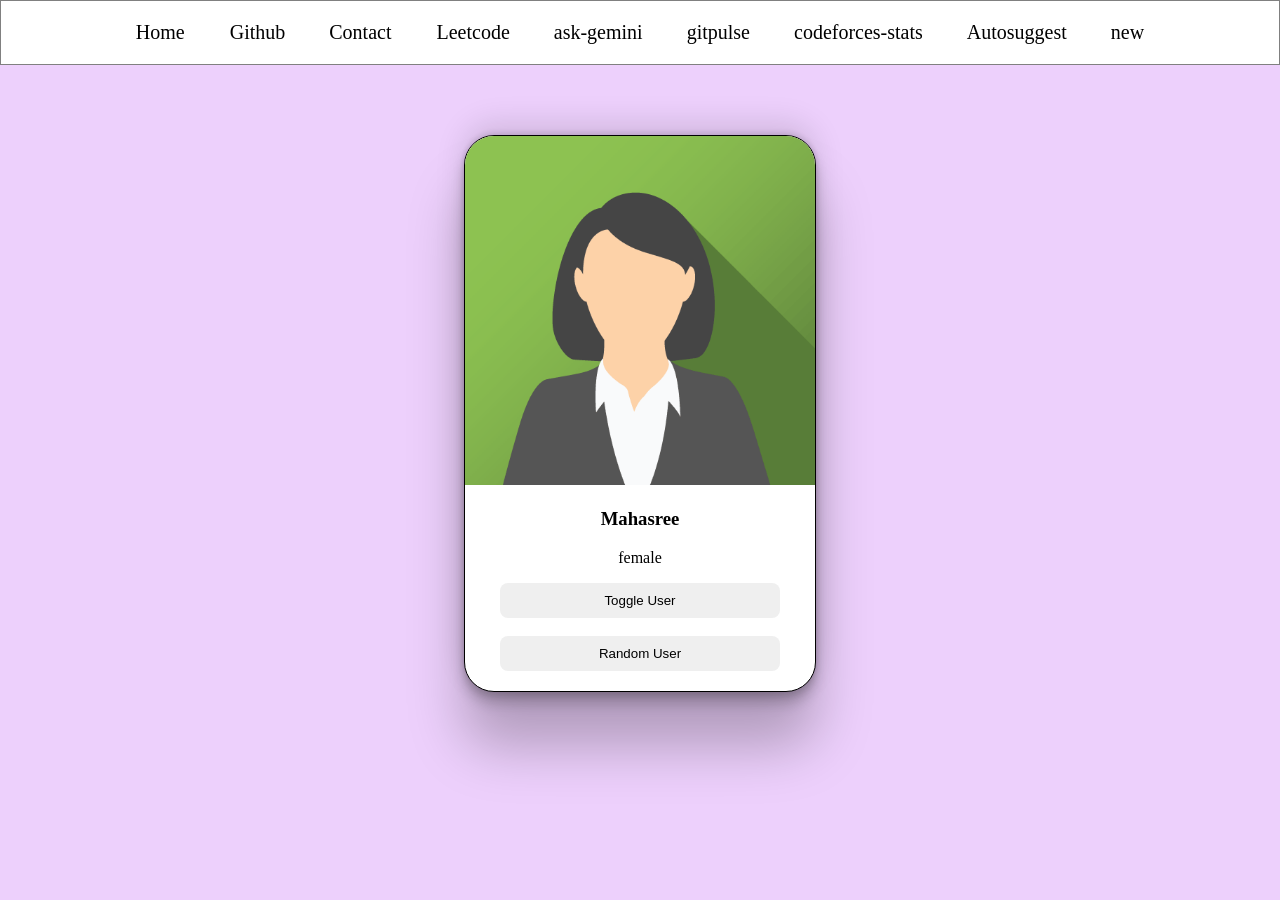
<file: src/main/resources/static/index.html>
<!DOCTYPE html>
<html lang="en">
<head>
    <meta charset="UTF-8">
    <meta name="viewport" content="width=, initial-scale=1.0">
    <title>Document</title>
    <link rel="stylesheet" href="index.css">
</head>
<body>

    <!-- <h1> hello maha from html!</h1> -->
    <!-- <h2> this site is running live</h2> -->
      <div class="navbar">
        <a href="">Home </a>
        <a href="https://github.com/" target="_blank">Github</a>
        <a href="https://www.instagram.com/?flo=true" target="_blank">Contact </a>
        <a href="leetcode-stats.html" target="_blank">Leetcode</a>
        <a href="ask-gemini.html"target="_blank">ask-gemini</a>
        <a href="gitpulse.html"target="_blank">gitpulse</a>
        <a href="codeforces-stats.html"target="_blank">codeforces-stats</a>
        <a href="autosuggest.html"target="_blank">Autosuggest</a>
        <a href="new.html"target="_blank">new</a>
        
    
     </div>

     <div class="card">
        <img id="user-image" src="jane.png" alt="image not found">
        <h3 id="user-name">Mahasree</h3>
        <p id="user-gender">female</p>
        <button onclick="toggleUser()">Toggle User</button>
        <br>
        <br>
        <button onclick="randomUser()"> Random User</button>
    </div>
     <script src="index.js"></script>
</body>
</html>
</file>
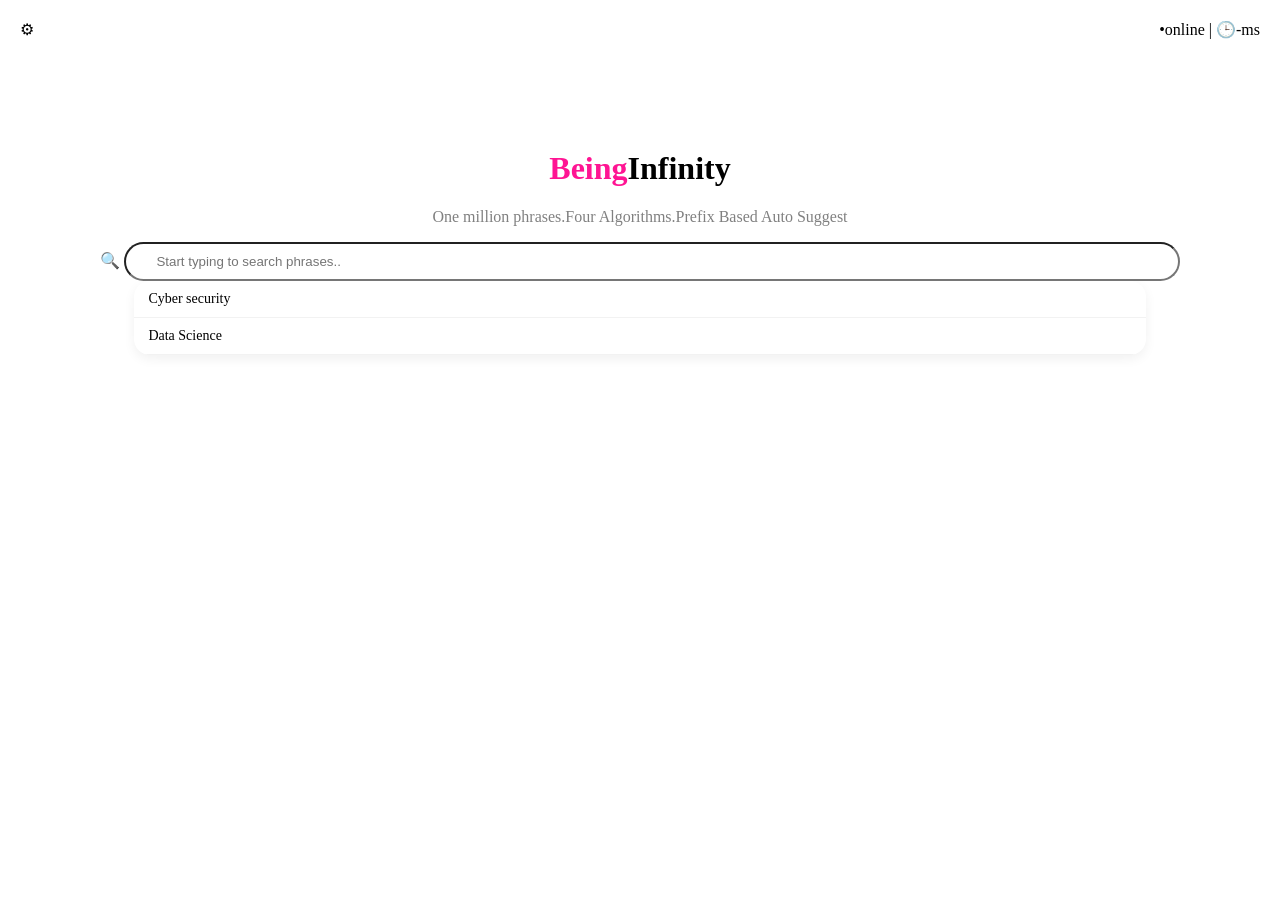
<file: src/main/resources/static/autosuggest.html>
<!DOCTYPE html>
<html lang="en">
<head>
    <meta charset="UTF-8">
    <meta name="viewport" content="width=, initial-scale=1.0">
    <title>Document</title>
    <style> 
    body{
        text-align: center;
    }
    .gear{
        position: fixed;
        top: 20px;
        left: 20px;
    }
   .pill{
    position: fixed;
    top: 20px;
    right: 20px;
   }
   .logo{
    margin-top: 150px;
   }
   .logo-first{
    color: deeppink;
   }
    .tag-line{
        color: grey;
    }
    .lens{
        position: relative;
        left: 30px;
    }
    .search-bar{
        padding-left: 30px;
        padding-right: 10px;
        padding-top: 10px;
        padding-bottom: 10px;
        border-radius: 20px;
        width: 80%;
    }
   .search-suggestions {
            width: 80%;
            margin: 8px 0 0;
            border-radius: 16px;
            box-shadow: 0 4px 12px rgba(0, 0, 0, 0.06);
            overflow: hidden;
            text-align: left;
            margin: 0px auto;
        }
        .suggestion {
            padding: 10px 14px;
            border-bottom: 1px solid #f2f2f2;
            font-size: 14px;
        }
    </style>
</head>
<body>
    <span class="gear">&#x2699;</span>
    <span class ="pill">&#x2022;online | &#x1f552;-ms</span>
    <h1 class="logo"><span class="logo-first">Being</span>Infinity</h1>
    <p class="tag-line">One million phrases.Four Algorithms.Prefix Based Auto Suggest</p>
    <span>&#128269;</span>
        <input class="search-bar" type="text" placeholder="Start typing to search phrases..">
        <div class =" search-suggestions"></div> 
    <div class="search-suggestions">
        <div class="suggestion"> Cyber security </div>
        <div class="suggestion">  Data Science </div>
    </div>
</html>
</file>
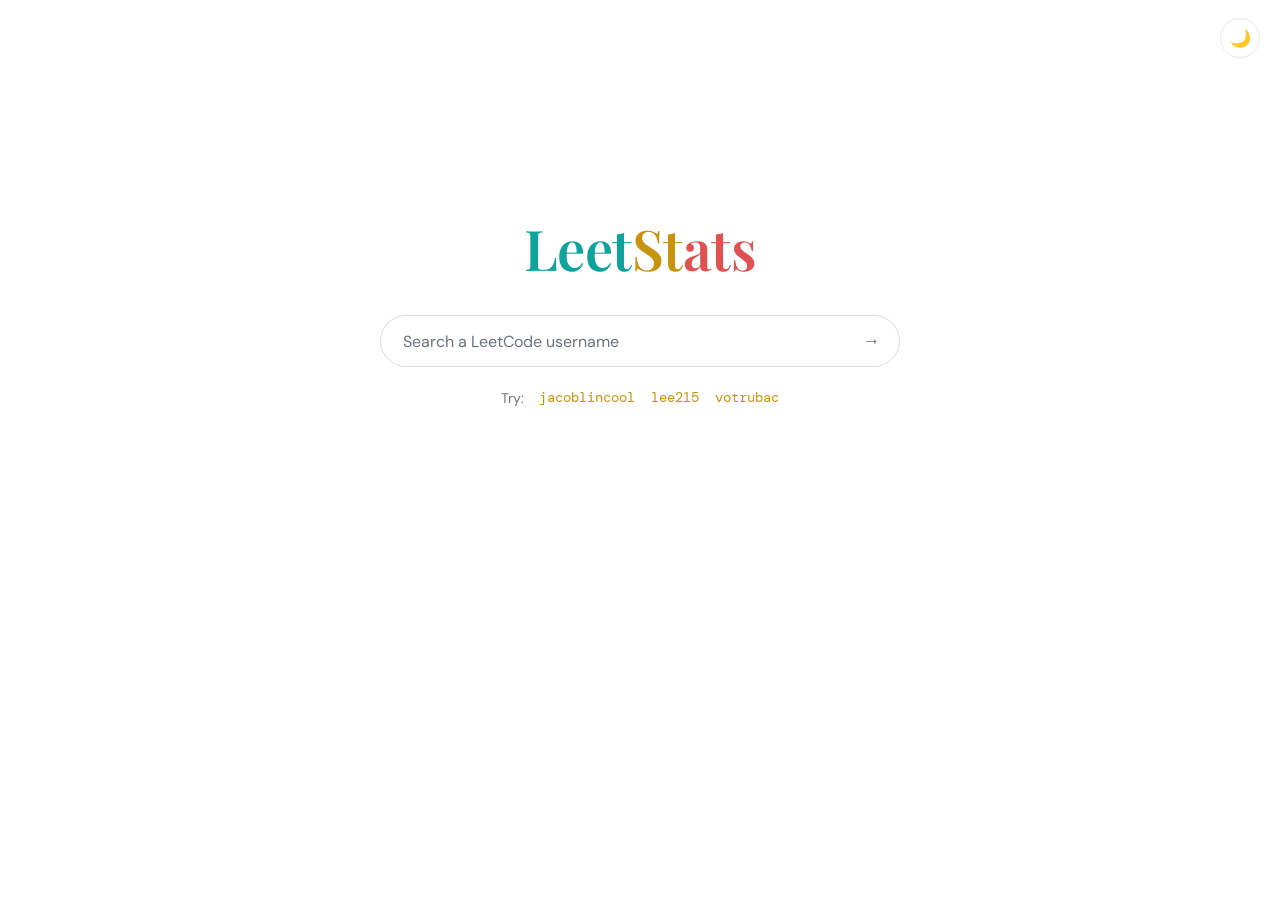
<file: src/main/resources/static/leetcode-stats.html>
<!DOCTYPE html>
<html lang="en" data-theme="light">
<head>
<meta charset="UTF-8">
<meta name="viewport" content="width=device-width, initial-scale=1.0">
<title>LeetStats</title>
<link rel="preconnect" href="https://fonts.googleapis.com">
<link rel="preconnect" href="https://fonts.gstatic.com" crossorigin>
<link href="https://fonts.googleapis.com/css2?family=Playfair+Display:wght@600&family=DM+Sans:wght@400;500;700&family=DM+Mono:wght@400;500&display=swap" rel="stylesheet">
<style>
  :root, [data-theme="light"] {
    --bg: #ffffff;
    --text: #1f2328;
    --muted: #6b7280;
    --line: #e5e7eb;
    --surface: #ffffff;
    --input-border: #dadce0;
    --input-shadow: rgba(32, 33, 36, 0.12);
    --track: #f0f1f3;
    --easy: #0fa39e;
    --medium: #c8930f;
    --hard: #e05252;
    --accent: #c8930f;
    --card-shadow: 0 1px 3px rgba(32, 33, 36, 0.08), 0 8px 28px rgba(32, 33, 36, 0.06);
  }
  [data-theme="dark"] {
    --bg: #0a0b0d;
    --text: #e9e7e2;
    --muted: #8b8f98;
    --line: rgba(255, 255, 255, 0.09);
    --surface: #121418;
    --input-border: rgba(255, 255, 255, 0.14);
    --input-shadow: rgba(0, 0, 0, 0.5);
    --track: rgba(255, 255, 255, 0.08);
    --easy: #3ddad7;
    --medium: #e3b341;
    --hard: #ff6b6b;
    --accent: #e3b341;
    --card-shadow: 0 20px 50px rgba(0, 0, 0, 0.45);
  }

  * { margin: 0; padding: 0; box-sizing: border-box; }

  html, body { height: 100%; }

  body {
    background: var(--bg);
    color: var(--text);
    font-family: "DM Sans", system-ui, sans-serif;
    display: flex;
    flex-direction: column;
    align-items: center;
    transition: background 0.25s, color 0.25s;
  }

  /* theme toggle, top right */
  .theme-toggle {
    position: fixed;
    top: 18px;
    right: 20px;
    width: 40px;
    height: 40px;
    border-radius: 50%;
    border: 1px solid var(--line);
    background: var(--surface);
    color: var(--text);
    font-size: 17px;
    cursor: pointer;
    display: flex;
    align-items: center;
    justify-content: center;
    transition: background 0.25s, border-color 0.25s, transform 0.15s;
    z-index: 10;
  }
  .theme-toggle:hover { transform: scale(1.06); }
  .theme-toggle:focus-visible { outline: 2px solid var(--accent); outline-offset: 2px; }

  main {
    width: 100%;
    max-width: 640px;
    padding: 0 24px 64px;
    display: flex;
    flex-direction: column;
    align-items: center;
    /* Google-style: sits a bit above vertical center when idle */
    margin-top: clamp(96px, 24vh, 210px);
    transition: margin-top 0.45s cubic-bezier(0.3, 0.8, 0.3, 1);
  }
  body.has-result main { margin-top: 72px; }

  .wordmark {
    font-family: "Playfair Display", serif;
    font-weight: 600;
    font-size: clamp(40px, 8vw, 56px);
    letter-spacing: -0.01em;
    margin-bottom: 30px;
    user-select: none;
  }
  .wordmark .l { color: var(--easy); }
  .wordmark .e { color: var(--medium); }
  .wordmark .t { color: var(--hard); }

  /* search */
  .search {
    width: 100%;
    max-width: 520px;
    display: flex;
    align-items: center;
    gap: 12px;
    background: var(--surface);
    border: 1px solid var(--input-border);
    border-radius: 999px;
    padding: 0 8px 0 22px;
    height: 52px;
    transition: box-shadow 0.2s, border-color 0.2s, background 0.25s;
  }
  .search:focus-within {
    box-shadow: 0 2px 10px var(--input-shadow);
    border-color: transparent;
  }
  [data-theme="dark"] .search:focus-within { border-color: var(--accent); box-shadow: none; }

  .search input {
    flex: 1;
    min-width: 0;
    border: none;
    outline: none;
    background: transparent;
    color: var(--text);
    font-family: "DM Mono", monospace;
    font-size: 16px;
  }
  .search input::placeholder { color: var(--muted); font-family: "DM Sans", sans-serif; }

  .search button {
    border: none;
    background: transparent;
    color: var(--muted);
    font-size: 18px;
    width: 40px;
    height: 40px;
    border-radius: 50%;
    cursor: pointer;
    display: flex;
    align-items: center;
    justify-content: center;
    transition: color 0.15s, background 0.15s;
  }
  .search button:hover { color: var(--accent); background: var(--track); }
  .search button:focus-visible { outline: 2px solid var(--accent); outline-offset: 1px; }
  .search button:disabled { opacity: 0.45; cursor: wait; }

  .try {
    margin-top: 20px;
    font-size: 14px;
    color: var(--muted);
    display: flex;
    gap: 14px;
    align-items: center;
    flex-wrap: wrap;
    justify-content: center;
  }
  .try button {
    background: none;
    border: none;
    padding: 2px 1px;
    color: var(--accent);
    font-family: "DM Mono", monospace;
    font-size: 13.5px;
    cursor: pointer;
    border-bottom: 1px dashed transparent;
    transition: border-color 0.15s;
  }
  .try button:hover { border-bottom-color: var(--accent); }
  .try button:focus-visible { outline: 2px solid var(--accent); outline-offset: 2px; }

  /* states */
  .loader {
    margin-top: 52px;
    width: 34px; height: 34px;
    border: 3px solid var(--track);
    border-top-color: var(--accent);
    border-radius: 50%;
    animation: spin 0.8s linear infinite;
  }
  @keyframes spin { to { transform: rotate(360deg); } }

  .error {
    margin-top: 44px;
    text-align: center;
    color: var(--muted);
    font-size: 14.5px;
    line-height: 1.6;
    max-width: 420px;
  }
  .error b { color: var(--hard); font-weight: 700; display: block; margin-bottom: 4px; }

  /* card */
  .card {
    width: 100%;
    margin-top: 44px;
    background: var(--surface);
    border: 1px solid var(--line);
    border-radius: 18px;
    padding: 30px 34px;
    box-shadow: var(--card-shadow);
    animation: rise 0.45s cubic-bezier(0.2, 0.7, 0.3, 1) both;
    transition: background 0.25s, border-color 0.25s;
  }
  @keyframes rise {
    from { opacity: 0; transform: translateY(14px); }
    to   { opacity: 1; transform: translateY(0); }
  }

  .card-head {
    display: flex;
    justify-content: space-between;
    align-items: baseline;
    gap: 10px;
    flex-wrap: wrap;
    margin-bottom: 26px;
  }
  .card-head a {
    font-family: "Playfair Display", serif;
    font-size: 23px;
    font-weight: 600;
    color: var(--text);
    text-decoration: none;
  }
  .card-head a:hover { color: var(--accent); }
  .card-head .rank {
    font-family: "DM Mono", monospace;
    font-size: 13px;
    color: var(--muted);
  }
  .card-head .rank b { color: var(--accent); font-weight: 500; }

  .card-body {
    display: grid;
    grid-template-columns: 168px 1fr;
    gap: 34px;
    align-items: center;
  }

  .ring-wrap { position: relative; width: 168px; height: 168px; margin: 0 auto; }
  .ring-wrap svg { transform: rotate(-90deg); display: block; }
  .ring-track { fill: none; stroke: var(--track); stroke-width: 9; }
  .ring-fill {
    fill: none;
    stroke: var(--accent);
    stroke-width: 9;
    stroke-linecap: round;
    transition: stroke-dashoffset 1.1s cubic-bezier(0.3, 0.8, 0.3, 1), stroke 0.25s;
  }
  .ring-center {
    position: absolute; inset: 0;
    display: flex; flex-direction: column;
    align-items: center; justify-content: center;
  }
  .ring-center .big {
    font-family: "DM Mono", monospace;
    font-size: 36px;
    line-height: 1;
  }
  .ring-center .small {
    color: var(--muted);
    font-size: 11.5px;
    margin-top: 6px;
    letter-spacing: 0.06em;
    text-transform: uppercase;
  }

  .bars { display: flex; flex-direction: column; gap: 18px; }
  .bar-top {
    display: flex;
    justify-content: space-between;
    align-items: baseline;
    margin-bottom: 7px;
  }
  .bar-top .label {
    font-size: 12.5px;
    font-weight: 700;
    letter-spacing: 0.09em;
    text-transform: uppercase;
  }
  .bar-top .nums {
    font-family: "DM Mono", monospace;
    font-size: 13px;
    color: var(--muted);
  }
  .bar-top .nums b { color: var(--text); font-weight: 500; }
  .bar-track { height: 7px; border-radius: 99px; background: var(--track); overflow: hidden; }
  .bar-fill { height: 100%; width: 0; border-radius: 99px; transition: width 1.1s cubic-bezier(0.3, 0.8, 0.3, 1); }
  .easy   .label { color: var(--easy); }   .easy   .bar-fill { background: var(--easy); }
  .medium .label { color: var(--medium); } .medium .bar-fill { background: var(--medium); }
  .hard   .label { color: var(--hard); }   .hard   .bar-fill { background: var(--hard); }

  .hidden { display: none !important; }

  @media (max-width: 540px) {
    .card { padding: 24px 20px; }
    .card-body { grid-template-columns: 1fr; gap: 26px; }
  }

  @media (prefers-reduced-motion: reduce) {
    * { animation: none !important; transition: none !important; }
  }
</style>
</head>
<body>
  <button class="theme-toggle" id="theme-toggle" aria-label="Switch theme" title="Switch theme">🌙</button>

  <main>
    <h1 class="wordmark"><span class="l">Leet</span><span class="e">St</span><span class="t">ats</span></h1>

    <div class="search">
      <input id="username" type="text" placeholder="Search a LeetCode username" autocomplete="off" spellcheck="false" aria-label="LeetCode username">
      <button id="go" aria-label="Fetch stats" title="Fetch stats">→</button>
    </div>

    <div class="try">
      <span>Try:</span>
      <button data-u="jacoblincool">jacoblincool</button>
      <button data-u="lee215">lee215</button>
      <button data-u="votrubac">votrubac</button>
    </div>

    <div id="loading" class="loader hidden" role="status" aria-label="Loading"></div>

    <div id="error" class="error hidden" role="alert">
      <b>Couldn't fetch that profile</b>
      <span id="error-msg"></span>
    </div>

    <section id="card" class="card hidden" aria-live="polite">
      <div class="card-head">
        <a id="profile-link" href="#" target="_blank" rel="noopener"></a>
        <span class="rank">Rank <b id="ranking">—</b></span>
      </div>
      <div class="card-body">
        <div class="ring-wrap">
          <svg width="168" height="168" viewBox="0 0 168 168" aria-hidden="true">
            <circle class="ring-track" cx="84" cy="84" r="74"></circle>
            <circle class="ring-fill" id="ring" cx="84" cy="84" r="74"></circle>
          </svg>
          <div class="ring-center">
            <div class="big" id="total-solved">0</div>
            <div class="small" id="total-label">solved</div>
          </div>
        </div>
        <div class="bars">
          <div class="bar-row easy">
            <div class="bar-top"><span class="label">Easy</span>
              <span class="nums"><b id="easy-solved">0</b> / <span id="easy-total">0</span></span></div>
            <div class="bar-track"><div class="bar-fill" id="easy-bar"></div></div>
          </div>
          <div class="bar-row medium">
            <div class="bar-top"><span class="label">Medium</span>
              <span class="nums"><b id="medium-solved">0</b> / <span id="medium-total">0</span></span></div>
            <div class="bar-track"><div class="bar-fill" id="medium-bar"></div></div>
          </div>
          <div class="bar-row hard">
            <div class="bar-top"><span class="label">Hard</span>
              <span class="nums"><b id="hard-solved">0</b> / <span id="hard-total">0</span></span></div>
            <div class="bar-track"><div class="bar-fill" id="hard-bar"></div></div>
          </div>
        </div>
      </div>
    </section>
  </main>

<script>
(function () {
  "use strict";

  /* ---------- theme ---------- */
  var root = document.documentElement;
  var toggle = document.getElementById("theme-toggle");
  var prefersDark = window.matchMedia("(prefers-color-scheme: dark)").matches;
  setTheme(prefersDark ? "dark" : "light");

  function setTheme(t) {
    root.setAttribute("data-theme", t);
    toggle.textContent = t === "dark" ? "☀️" : "🌙";
  }
  toggle.addEventListener("click", function () {
    setTheme(root.getAttribute("data-theme") === "dark" ? "light" : "dark");
  });

  /* ---------- elements ---------- */
  var input = document.getElementById("username");
  var goBtn = document.getElementById("go");
  var loadingEl = document.getElementById("loading");
  var errorEl = document.getElementById("error");
  var errorMsg = document.getElementById("error-msg");
  var cardEl = document.getElementById("card");

  var RING_R = 74;
  var RING_C = 2 * Math.PI * RING_R;
  var ring = document.getElementById("ring");
  ring.setAttribute("stroke-dasharray", RING_C);
  ring.setAttribute("stroke-dashoffset", RING_C);

  /* ---------- data sources (tried in order) ---------- */
  var SOURCES = [
    {
      url: function (u) { return "https://leetcode-api-faisalshohag.vercel.app/" + encodeURIComponent(u); },
      parse: function (d) {
        if (!d || d.errors || d.totalSolved === undefined) return null;
        return pick(d);
      }
    },
    {
      url: function (u) { return "https://alfa-leetcode-api.onrender.com/userProfile/" + encodeURIComponent(u); },
      parse: function (d) {
        if (!d || d.errors || d.totalSolved === undefined) return null;
        return pick(d);
      }
    },
    {
      url: function (u) { return "https://leetcode-stats-api.herokuapp.com/" + encodeURIComponent(u); },
      parse: function (d) {
        if (!d || d.status !== "success") return null;
        return pick(d);
      }
    }
  ];

  function pick(d) {
    return {
      totalSolved: d.totalSolved, totalQuestions: d.totalQuestions,
      easySolved: d.easySolved, totalEasy: d.totalEasy,
      mediumSolved: d.mediumSolved, totalMedium: d.totalMedium,
      hardSolved: d.hardSolved, totalHard: d.totalHard,
      ranking: d.ranking
    };
  }

  function fetchWithTimeout(url, ms) {
    var ctrl = new AbortController();
    var t = setTimeout(function () { ctrl.abort(); }, ms);
    return fetch(url, { signal: ctrl.signal })
      .then(function (r) { return r.json(); })
      .finally(function () { clearTimeout(t); });
  }

  function fetchStats(username) {
    var i = 0;
    function tryNext() {
      if (i >= SOURCES.length) return Promise.reject(new Error("all sources failed"));
      var src = SOURCES[i++];
      return fetchWithTimeout(src.url(username), 12000)
        .then(function (json) {
          var parsed = src.parse(json);
          return parsed || tryNext();
        })
        .catch(function () { return tryNext(); });
    }
    return tryNext();
  }

  /* ---------- rendering ---------- */
  function fmt(n) {
    if (n === null || n === undefined || isNaN(n)) return "—";
    return Number(n).toLocaleString("en-US");
  }

  function countUp(el, target, ms) {
    var reduce = window.matchMedia("(prefers-reduced-motion: reduce)").matches;
    if (reduce || !target) { el.textContent = fmt(target || 0); return; }
    var start = performance.now();
    (function step(now) {
      var p = Math.min(((now || performance.now()) - start) / ms, 1);
      var eased = 1 - Math.pow(1 - p, 3);
      el.textContent = fmt(Math.round(target * eased));
      if (p < 1) requestAnimationFrame(step);
    })();
  }

  function setBar(id, solved, total) {
    var pct = total > 0 ? (solved / total) * 100 : 0;
    document.getElementById(id).style.width = Math.max(pct, solved > 0 ? 2 : 0) + "%";
  }

  function render(username, s) {
    var link = document.getElementById("profile-link");
    link.textContent = username;
    link.href = "https://leetcode.com/u/" + encodeURIComponent(username) + "/";

    document.getElementById("ranking").textContent = "#" + fmt(s.ranking);
    document.getElementById("total-label").textContent = "of " + fmt(s.totalQuestions);
    document.getElementById("easy-solved").textContent = fmt(s.easySolved);
    document.getElementById("easy-total").textContent = fmt(s.totalEasy);
    document.getElementById("medium-solved").textContent = fmt(s.mediumSolved);
    document.getElementById("medium-total").textContent = fmt(s.totalMedium);
    document.getElementById("hard-solved").textContent = fmt(s.hardSolved);
    document.getElementById("hard-total").textContent = fmt(s.totalHard);

    document.body.classList.add("has-result");
    cardEl.classList.remove("hidden");

    requestAnimationFrame(function () {
      requestAnimationFrame(function () {
        countUp(document.getElementById("total-solved"), s.totalSolved, 1100);
        var pct = s.totalQuestions > 0 ? s.totalSolved / s.totalQuestions : 0;
        ring.setAttribute("stroke-dashoffset", RING_C * (1 - pct));
        setBar("easy-bar", s.easySolved, s.totalEasy);
        setBar("medium-bar", s.mediumSolved, s.totalMedium);
        setBar("hard-bar", s.hardSolved, s.totalHard);
      });
    });
  }

  function resetCard() {
    ring.setAttribute("stroke-dashoffset", RING_C);
    ["easy-bar", "medium-bar", "hard-bar"].forEach(function (id) {
      document.getElementById(id).style.width = "0";
    });
    document.getElementById("total-solved").textContent = "0";
  }

  /* ---------- flow ---------- */
  var busy = false;

  function lookup(username) {
    username = (username || "").trim();
    if (!username || busy) return;
    busy = true;

    input.value = username;
    goBtn.disabled = true;
    errorEl.classList.add("hidden");
    cardEl.classList.add("hidden");
    resetCard();
    loadingEl.classList.remove("hidden");

    fetchStats(username)
      .then(function (stats) {
        loadingEl.classList.add("hidden");
        render(username, stats);
      })
      .catch(function () {
        loadingEl.classList.add("hidden");
        errorMsg.textContent = 'No stats found for "' + username +
          '". Check the spelling, or the public stats APIs may be briefly busy — try again in a moment.';
        errorEl.classList.remove("hidden");
      })
      .finally(function () {
        goBtn.disabled = false;
        busy = false;
      });
  }

  goBtn.addEventListener("click", function () { lookup(input.value); });
  input.addEventListener("keydown", function (e) { if (e.key === "Enter") lookup(input.value); });
  document.querySelectorAll(".try button").forEach(function (b) {
    b.addEventListener("click", function () { lookup(b.dataset.u); });
  });
})();
</script>
</body>
</html>
</file>
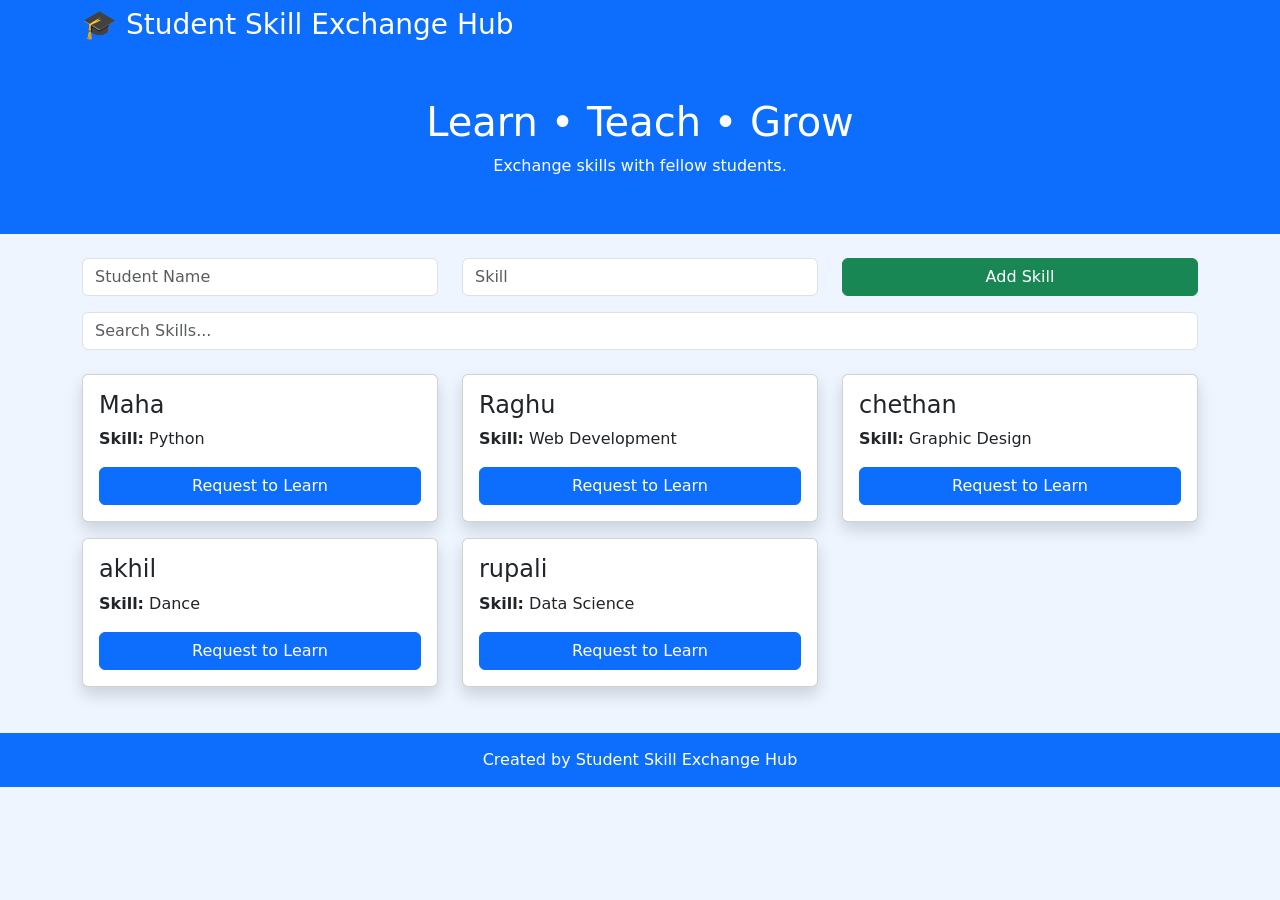
<file: src/main/resources/static/new.html>
<!DOCTYPE html>
<html lang="en">
<head>
<meta charset="UTF-8">
<meta name="viewport" content="width=device-width, initial-scale=1.0">
<title>Student Skill Exchange Hub</title>

<link href="https://cdn.jsdelivr.net/npm/bootstrap@5.3.3/dist/css/bootstrap.min.css" rel="stylesheet">

<style>
body{
    background:#eef5ff;
}
.hero{
    background:#0d6efd;
    color:white;
    padding:40px;
    text-align:center;
}
.card{
    transition:.3s;
}
.card:hover{
    transform:scale(1.03);
}
footer{
    background:#0d6efd;
    color:white;
    padding:15px;
    margin-top:30px;
    text-align:center;
}
</style>

</head>
<body>

<nav class="navbar navbar-dark bg-primary">
<div class="container">
<h3 class="text-white">🎓 Student Skill Exchange Hub</h3>
</div>
</nav>

<div class="hero">
<h1>Learn • Teach • Grow</h1>
<p>Exchange skills with fellow students.</p>
</div>

<div class="container mt-4">

<div class="row mb-3">

<div class="col-md-4">
<input type="text" id="name" class="form-control" placeholder="Student Name">
</div>

<div class="col-md-4">
<input type="text" id="skill" class="form-control" placeholder="Skill">
</div>

<div class="col-md-4">
<button class="btn btn-success w-100" onclick="addSkill()">Add Skill</button>
</div>

</div>

<input type="text" id="search" class="form-control mb-4" placeholder="Search Skills..." onkeyup="showSkills()">

<div class="row" id="output"></div>

</div>

<footer>
Created by Student Skill Exchange Hub
</footer>

<script>

let skills=[
{name:"Maha",skill:"Python"},
{name:"Raghu",skill:"Web Development"},
{name:"chethan",skill:"Graphic Design"},
{name:"akhil",skill:"Dance"},
{name:"rupali",skill:"Data Science"}

];

function showSkills(){

let search=document.getElementById("search").value.toLowerCase();

let text="";

skills.forEach(function(s){

if(
s.name.toLowerCase().includes(search) ||
s.skill.toLowerCase().includes(search)
){

text+=`

<div class="col-md-4 mb-3">

<div class="card shadow">

<div class="card-body">

<h4>${s.name}</h4>

<p><b>Skill:</b> ${s.skill}</p>

<button class="btn btn-primary w-100"
onclick="requestSkill('${s.name}')">

Request to Learn

</button>

</div>

</div>

</div>

`;

}

});

document.getElementById("output").innerHTML=text;

}

function addSkill(){

let n=document.getElementById("name").value;
let s=document.getElementById("skill").value;

if(n==""||s==""){
alert("Please fill all fields");
return;
}

skills.push({
name:n,
skill:s
});

document.getElementById("name").value="";
document.getElementById("skill").value="";

showSkills();

}

function requestSkill(name){

alert("Request sent to "+name+"!");

}

showSkills();

</script>

</body>
</html>
</file>
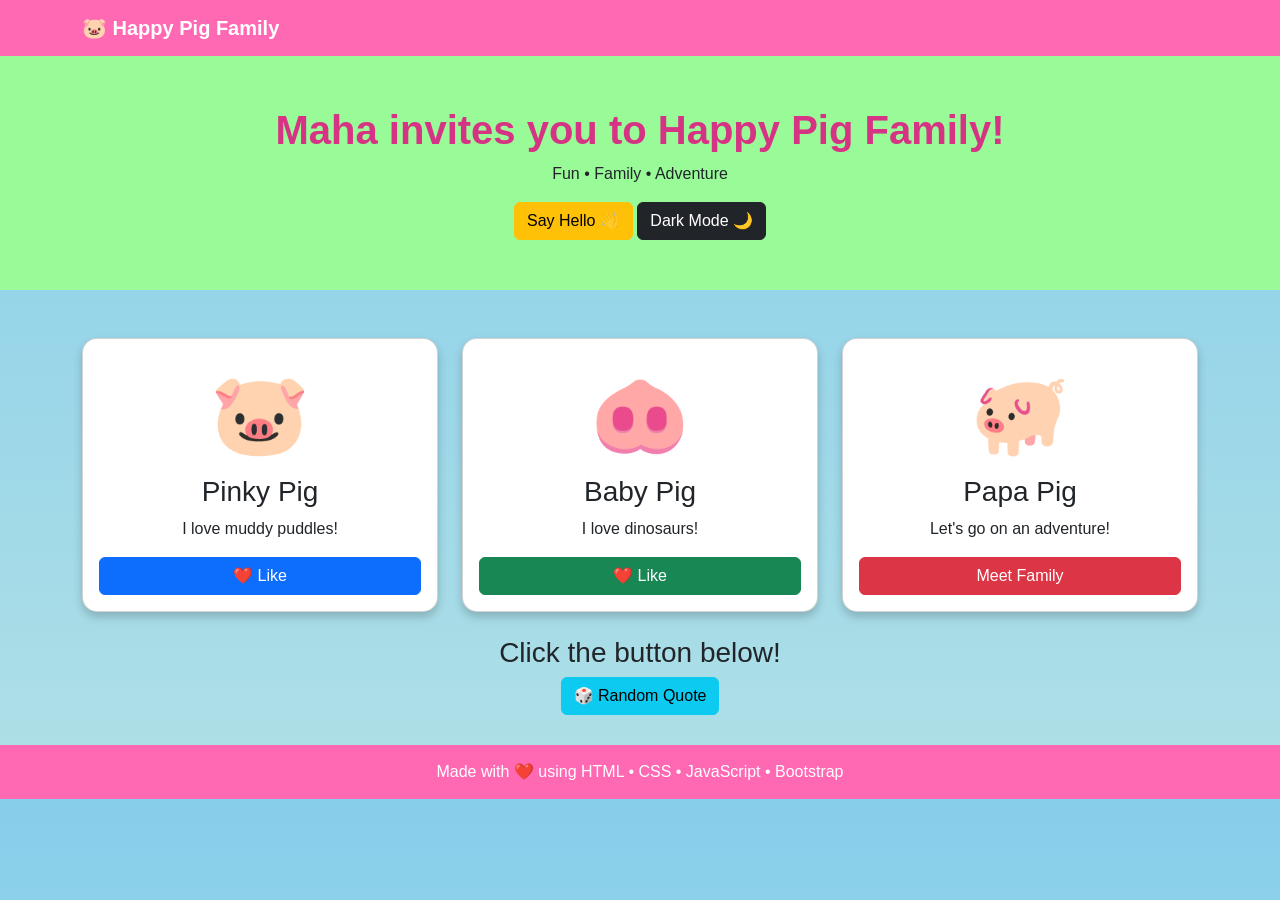
<file: src/main/resources/static/peppa.html>
<!DOCTYPE html>
<html lang="en">
<head>
<meta charset="UTF-8">
<meta name="viewport" content="width=device-width, initial-scale=1.0">
<title>Happy Pig Family</title>

<link href="https://cdn.jsdelivr.net/npm/bootstrap@5.3.3/dist/css/bootstrap.min.css" rel="stylesheet">

<style>
body{
    margin:0;
    font-family:Arial,Helvetica,sans-serif;
    background:linear-gradient(#87CEEB,#B0E0E6);
}

.navbar{
    background:#ff69b4;
}

.hero{
    text-align:center;
    padding:50px;
    background:#98FB98;
}

.hero h1{
    color:#d63384;
    font-weight:bold;
}

.card{
    border-radius:15px;
    transition:.3s;
    box-shadow:0 5px 10px rgba(0,0,0,.2);
}

.card:hover{
    transform:scale(1.05);
}

.emoji{
    font-size:80px;
}

footer{
    background:#ff69b4;
    color:white;
    text-align:center;
    padding:15px;
    margin-top:30px;
}

.dark{
    background:#222;
    color:white;
}

.dark .hero{
    background:#444;
}

.dark .card{
    background:#333;
    color:white;
}
</style>

</head>

<body>

<nav class="navbar navbar-dark">
<div class="container">
<a class="navbar-brand text-white fw-bold" href="#">
🐷 Happy Pig Family
</a>
</div>
</nav>

<div class="hero">
<h1>Maha invites you to Happy Pig Family!</h1>
<p>Fun • Family • Adventure</p>

<button class="btn btn-warning" onclick="helloPig()">
Say Hello 👋
</button>

<button class="btn btn-dark" onclick="darkMode()">
Dark Mode 🌙
</button>
</div>

<div class="container mt-5">

<div class="row">

<div class="col-md-4 mb-4">

<div class="card text-center p-3">

<div class="emoji">🐷</div>

<h3>Pinky Pig</h3>

<p>I love muddy puddles!</p>

<button class="btn btn-primary" onclick="like('Pinky Pig')">
❤️ Like
</button>

</div>

</div>

<div class="col-md-4 mb-4">

<div class="card text-center p-3">

<div class="emoji">🐽</div>

<h3>Baby Pig</h3>

<p>I love dinosaurs!</p>

<button class="btn btn-success" onclick="like('Baby Pig')">
❤️ Like
</button>

</div>

</div>

<div class="col-md-4 mb-4">

<div class="card text-center p-3">

<div class="emoji">🐖</div>

<h3>Papa Pig</h3>

<p>Let's go on an adventure!</p>

<button class="btn btn-danger" onclick="family()">
Meet Family
</button>

</div>

</div>

</div>

<div class="text-center">

<h3 id="quote">
Click the button below!
</h3>

<button class="btn btn-info" onclick="randomQuote()">
🎲 Random Quote
</button>

</div>

</div>

<footer>

Made with ❤️ using HTML • CSS • JavaScript • Bootstrap

</footer>

<script>

function helloPig(){
alert("Oink Oink! Welcome to Happy Pig Family!");
}

function like(name){
alert("You liked " + name + " ❤️");
}

function family(){
alert("Welcome to the Happy Pig Family!");
}

function darkMode(){
document.body.classList.toggle("dark");
}

let quotes=[
"Jump in muddy puddles! 🌧️",
"Friendship is fun! 😊",
"Adventure awaits! 🚀",
"Family makes everything better! ❤️",
"Smile every day! 🌈"
];

function randomQuote(){

let random=Math.floor(Math.random()*quotes.length);

document.getElementById("quote").innerHTML=quotes[random];

}

</script>

</body>
</html>
</file>
<file: src/main/resources/static/index.css>
body{
    margin: 0px;
    background-color: rgba(160, 0, 240, 0.185);
}

h1 {
    color: red;
}

.navbar{
    border-style: solid;
    border-width: 1px;
    border-color: gray;
    padding: 20px;
    text-align: center;
    background-color: white;
}

.navbar a{
    padding: 20px;
    text-decoration: none;
    color: black;
    font-size: 20px;
}
.navbar a:hover{
    color: crimson;
    border-radius:6px;
    background-image: linear-gradient(to right,rgb(229, 192, 255),white);
    background-repeat: no-repeat;
}
.card{
    border: 1px solid black;
    width: 350px;
    border-radius: 30px;
    text-align: center;
    margin-top: 70px;
    overflow: hidden;
    /* margin-left: 40%; */
    margin-left: auto;
    margin-right: auto;
    padding-bottom: 20px;
    background-color: white;
    box-shadow: rgba(0, 0, 0, 0.25) 0px 54px 55px, rgba(0, 0, 0, 0.12) 0px -12px 30px, rgba(0, 0, 0, 0.12) 0px 4px 6px, rgba(0, 0, 0, 0.17) 0px 12px 13px, rgba(0, 0, 0, 0.09) 0px -3px 5px;
}

.card img{
    /* width: 300px; */
    width: 100%;
}

.card button{
    border-style: none;
    padding: 10px;
    width: 80%;
    border-radius: 8px;
}
</file>
